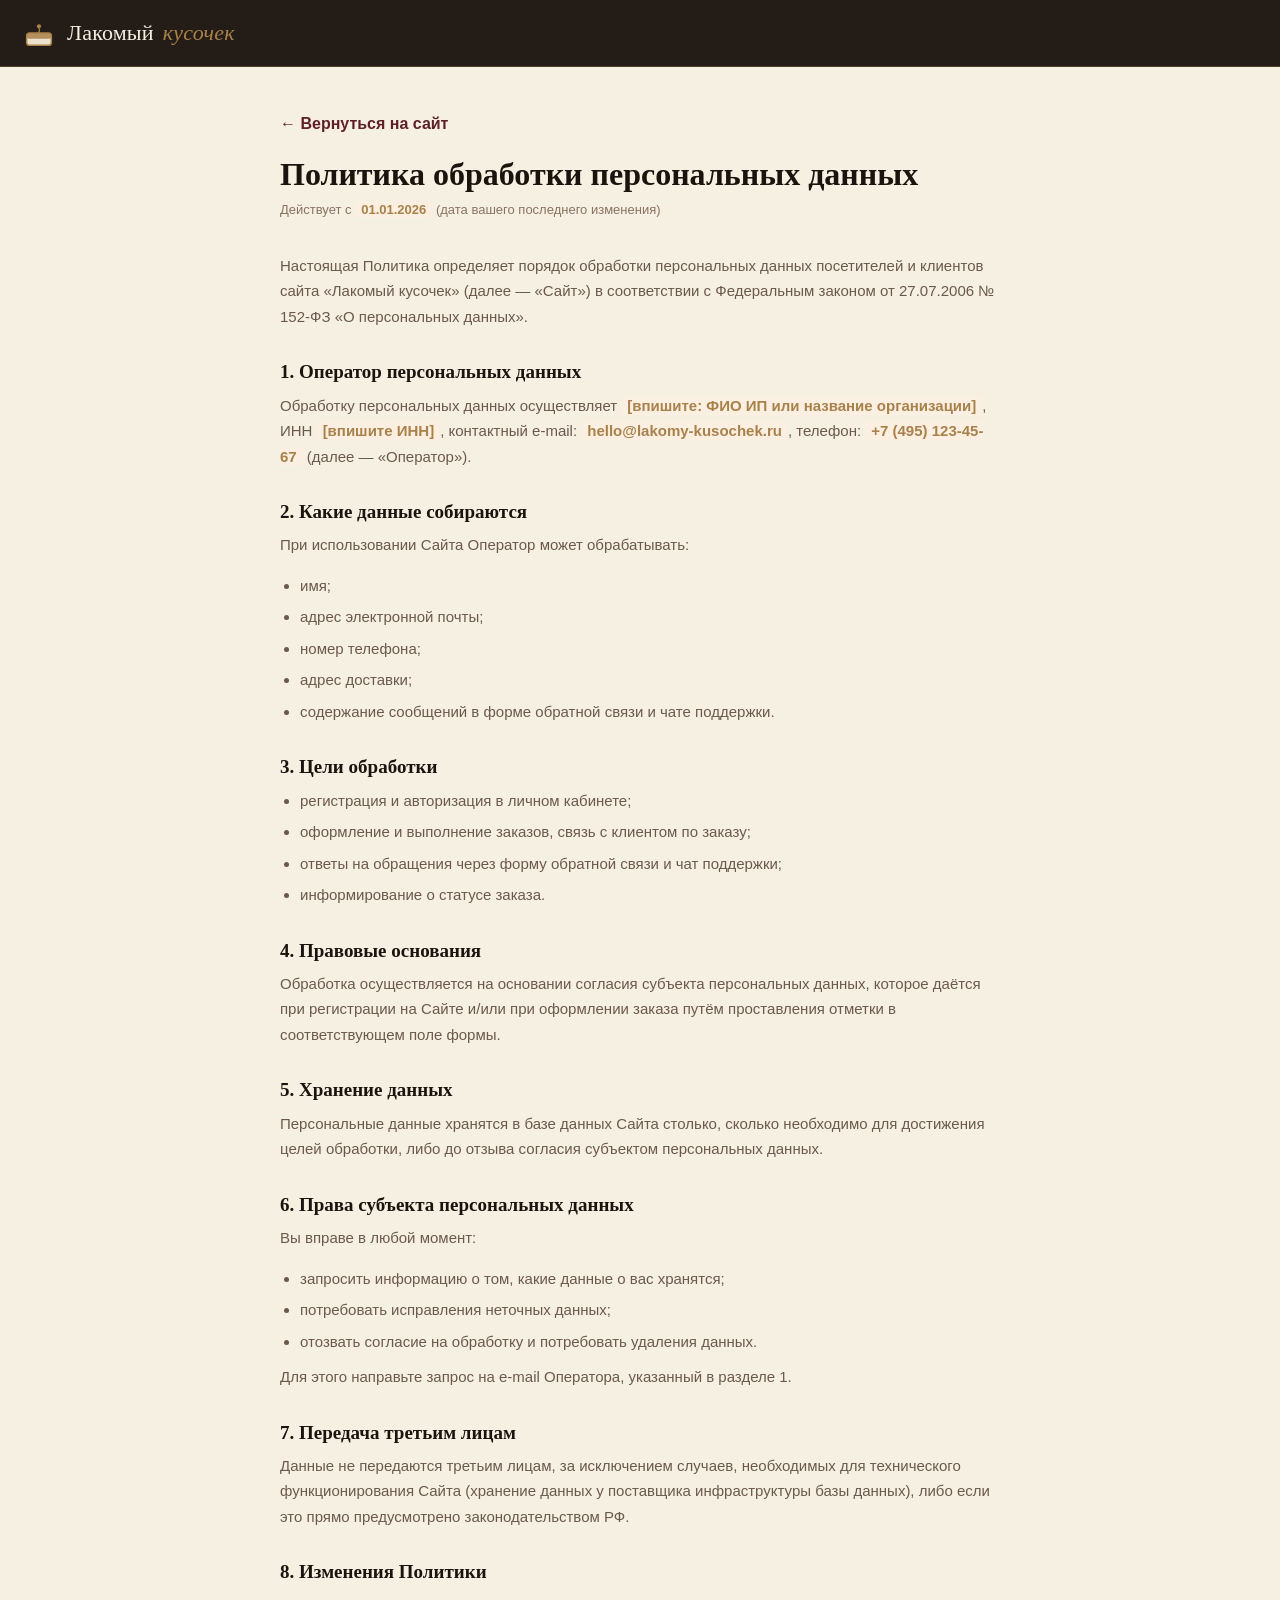
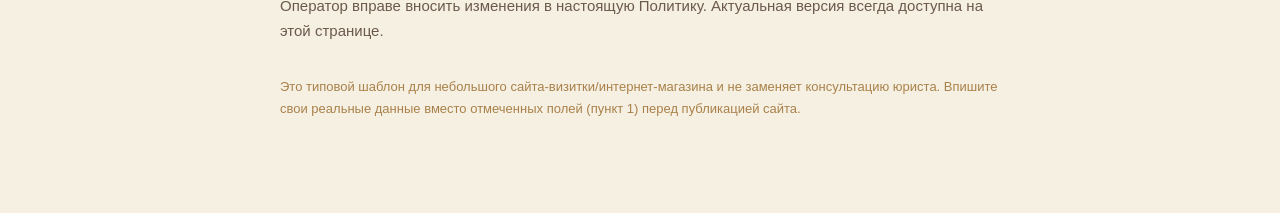
<file: privacy.html>
<!DOCTYPE html>
<html lang="ru">
<head>
<meta charset="UTF-8">
<meta name="viewport" content="width=device-width, initial-scale=1, viewport-fit=cover">
<title>Политика обработки персональных данных — Лакомый кусочек</title>
<meta name="description" content="Политика обработки персональных данных кондитерской «Лакомый кусочек».">
<link rel="stylesheet" href="css/style.css">
<style>
  .legal-wrap { max-width: 760px; margin: 0 auto; padding: 48px 20px 80px; }
  .legal-wrap h1 { margin-bottom: 6px; }
  .legal-wrap .legal-updated { color: #8A7362; font-size: 13px; margin-bottom: 32px; }
  .legal-wrap h2 { font-size: 19px; margin: 32px 0 10px; }
  .legal-wrap p, .legal-wrap li { color: #6B5A4C; line-height: 1.7; font-size: 15px; }
  .legal-wrap ul { padding-left: 20px; margin: 10px 0; }
  .legal-wrap li { margin-bottom: 6px; }
  .legal-fill { background: #FBEFE1; color: #A9814A; padding: 1px 6px; border-radius: 4px; font-weight: 700; }
  .legal-back { display: inline-block; margin-bottom: 24px; font-weight: 700; color: var(--terracotta-dark); }
</style>
</head>
<body>

<header class="site-header">
  <div class="container header-row">
    <a href="index.html" class="logo">
      <svg class="logo-mark" viewBox="0 0 40 40" fill="none" xmlns="http://www.w3.org/2000/svg">
        <rect x="7" y="20" width="26" height="13" rx="3" fill="#EDE0CC" stroke="currentColor" stroke-width="1.6"/>
        <rect x="7" y="20" width="26" height="6" rx="3" fill="currentColor" opacity="0.85"/>
        <circle cx="20" cy="13" r="2.2" fill="currentColor"/>
        <path d="M20 15.5c2 3-1 4-1 4" stroke="currentColor" stroke-width="1.4" fill="none" stroke-linecap="round"/>
      </svg>
      Лакомый <span>кусочек</span>
    </a>
  </div>
</header>

<div class="legal-wrap">
  <a href="index.html" class="legal-back">← Вернуться на сайт</a>
  <h1>Политика обработки персональных данных</h1>
  <p class="legal-updated">Действует с <span class="legal-fill">01.01.2026</span> (дата вашего последнего изменения)</p>

  <p>
    Настоящая Политика определяет порядок обработки персональных данных
    посетителей и клиентов сайта «Лакомый кусочек» (далее — «Сайт») в
    соответствии с Федеральным законом от 27.07.2006 № 152-ФЗ
    «О персональных данных».
  </p>

  <h2>1. Оператор персональных данных</h2>
  <p>
    Обработку персональных данных осуществляет
    <span class="legal-fill">[впишите: ФИО ИП или название организации]</span>,
    ИНН <span class="legal-fill">[впишите ИНН]</span>,
    контактный e-mail: <span class="legal-fill">hello@lakomy-kusochek.ru</span>,
    телефон: <span class="legal-fill">+7 (495) 123-45-67</span>
    (далее — «Оператор»).
  </p>

  <h2>2. Какие данные собираются</h2>
  <p>При использовании Сайта Оператор может обрабатывать:</p>
  <ul>
    <li>имя;</li>
    <li>адрес электронной почты;</li>
    <li>номер телефона;</li>
    <li>адрес доставки;</li>
    <li>содержание сообщений в форме обратной связи и чате поддержки.</li>
  </ul>

  <h2>3. Цели обработки</h2>
  <ul>
    <li>регистрация и авторизация в личном кабинете;</li>
    <li>оформление и выполнение заказов, связь с клиентом по заказу;</li>
    <li>ответы на обращения через форму обратной связи и чат поддержки;</li>
    <li>информирование о статусе заказа.</li>
  </ul>

  <h2>4. Правовые основания</h2>
  <p>
    Обработка осуществляется на основании согласия субъекта персональных
    данных, которое даётся при регистрации на Сайте и/или при оформлении
    заказа путём проставления отметки в соответствующем поле формы.
  </p>

  <h2>5. Хранение данных</h2>
  <p>
    Персональные данные хранятся в базе данных Сайта столько, сколько
    необходимо для достижения целей обработки, либо до отзыва согласия
    субъектом персональных данных.
  </p>

  <h2>6. Права субъекта персональных данных</h2>
  <p>Вы вправе в любой момент:</p>
  <ul>
    <li>запросить информацию о том, какие данные о вас хранятся;</li>
    <li>потребовать исправления неточных данных;</li>
    <li>отозвать согласие на обработку и потребовать удаления данных.</li>
  </ul>
  <p>
    Для этого направьте запрос на e-mail Оператора, указанный в разделе 1.
  </p>

  <h2>7. Передача третьим лицам</h2>
  <p>
    Данные не передаются третьим лицам, за исключением случаев,
    необходимых для технического функционирования Сайта (хранение данных
    у поставщика инфраструктуры базы данных), либо если это прямо
    предусмотрено законодательством РФ.
  </p>

  <h2>8. Изменения Политики</h2>
  <p>
    Оператор вправе вносить изменения в настоящую Политику. Актуальная
    версия всегда доступна на этой странице.
  </p>

  <p style="margin-top:32px; font-size:13px; color:#A9814A;">
    Это типовой шаблон для небольшого сайта-визитки/интернет-магазина и
    не заменяет консультацию юриста. Впишите свои реальные данные вместо
    отмеченных полей (пункт 1) перед публикацией сайта.
  </p>
</div>

</body>
</html>
</file>
<file: css/style.css>
/* ===================================================================
   «Лакомый кусочек» — стили
   Айдентика: тёмный эспрессо + фарфоровая бумага + бордовый акцент
   (вместо кремового фона / терракоты / Fraunces — более сдержанный,
   редакторский образ кондитерского ателье).
   Токены:
   --ink #1C130E   --paper #F6F0E3   --paper-alt #ECE1C8
   --wine #7C2A34  --gold #A9814A    --brown-dark #4A362B
   Шрифты: системные (без подключения к Google Fonts, чтобы сайт не
   зависел от зарубежных сервисов) — Georgia для заголовков, обычный
   системный шрифт интерфейса для текста.
   =================================================================== */

:root {
  /* base surfaces */
  --ink: #1C130E;
  --ink-soft: #2A1D15;
  --paper: #F6F0E3;
  --milk: #F6F0E3;
  --paper-alt: #ECE1C8;
  --beige: #ECE1C8;
  --cream: #F6F0E3;
  --white: #FFFDF9;
  --line: #DCCEA9;

  /* accents */
  --wine: #7C2A34;
  --wine-dark: #5E1F27;
  --terracotta: #7C2A34;      /* alias kept for existing rules — remapped to wine */
  --terracotta-dark: #5E1F27;
  --gold: #A9814A;
  --caramel: #A9814A;         /* alias kept — remapped to antique gold */
  --rose: #B98C8F;
  --rose-dark: #8E4A4E;

  /* text */
  --brown-dark: #362720;
  --brown-deep: #1C130E;
  --muted: #8A7362;

  --font-display: Georgia, 'Times New Roman', serif;
  --font-body: -apple-system, BlinkMacSystemFont, 'Segoe UI', Roboto, Arial, sans-serif;

  --radius-lg: 10px;
  --radius-md: 7px;
  --radius-sm: 5px;
  --shadow-soft: 0 8px 22px -12px rgba(28, 19, 14, 0.22);
  --shadow-lift: 0 16px 34px -14px rgba(28, 19, 14, 0.3);

  --container: 1240px;
}

* { box-sizing: border-box; }
html { scroll-behavior: smooth; }
@media (prefers-reduced-motion: reduce) {
  html { scroll-behavior: auto; }
  * { animation-duration: 0.001ms !important; transition-duration: 0.001ms !important; }
}

body {
  margin: 0;
  font-family: var(--font-body);
  color: var(--brown-dark);
  background: var(--cream);
  overflow-x: hidden;
  -webkit-font-smoothing: antialiased;
}

img, svg, video { max-width: 100%; display: block; }

h1, h2, h3, h4 {
  font-family: var(--font-display);
  color: var(--brown-deep);
  margin: 0 0 0.5em;
  line-height: 1.12;
  font-weight: 600;
}

p { line-height: 1.65; margin: 0 0 1em; }

a { color: inherit; text-decoration: none; }

.container {
  width: 100%;
  max-width: var(--container);
  margin: 0 auto;
  padding: 0 20px;
}

.eyebrow {
  font-family: var(--font-body);
  font-weight: 700;
  letter-spacing: 0.14em;
  text-transform: uppercase;
  font-size: 11.5px;
  color: var(--wine);
  display: inline-flex;
  align-items: center;
  gap: 10px;
  margin-bottom: 12px;
}
.eyebrow::before {
  content: '';
  width: 22px;
  height: 1px;
  background: var(--gold);
  display: inline-block;
}
.section-head--center .eyebrow { justify-content: center; }
.hero-copy .eyebrow { color: var(--gold); }
.hero-copy .eyebrow::before { background: var(--gold); }
.section-head h2 { max-width: 22ch; }

.section {
  padding: 64px 0;
}
.section--tight { padding: 44px 0; }
.section--milk { background: var(--milk); }
.section--beige { background: var(--beige); }

.section-head {
  max-width: 640px;
  margin: 0 0 36px;
}
.section-head--center { margin-left: auto; margin-right: auto; text-align: center; }

.swirl-divider {
  width: 92px;
  height: 22px;
  margin: 14px 0 0;
  color: var(--terracotta);
}
.section-head--center .swirl-divider { margin-left: auto; margin-right: auto; }

/* Buttons */
.btn {
  display: inline-flex;
  align-items: center;
  justify-content: center;
  gap: 8px;
  font-family: var(--font-body);
  font-weight: 600;
  font-size: 13.5px;
  letter-spacing: 0.04em;
  text-transform: uppercase;
  padding: 14px 26px;
  border-radius: var(--radius-sm);
  border: 1.5px solid transparent;
  cursor: pointer;
  transition: transform 0.15s ease, box-shadow 0.18s ease, background 0.18s ease, color 0.18s ease, border-color 0.18s ease;
  min-height: 48px;
  touch-action: manipulation;
  white-space: nowrap;
}
.btn:active { transform: scale(0.98); }
.btn-primary {
  background: var(--wine);
  color: var(--white);
  box-shadow: var(--shadow-soft);
}
.btn-primary:hover { background: var(--wine-dark); box-shadow: var(--shadow-lift); }
.btn-outline {
  background: transparent;
  border-color: var(--brown-dark);
  color: var(--brown-dark);
}
.btn-outline:hover { background: var(--brown-dark); color: var(--white); }
.btn-ghost {
  background: transparent;
  color: var(--brown-dark);
  border-color: var(--line);
}
.btn-ghost:hover { border-color: var(--wine); color: var(--wine); }
.btn-block { width: 100%; }
.btn-sm { padding: 9px 16px; min-height: 38px; font-size: 13px; letter-spacing: 0.03em; }
.btn:disabled { opacity: 0.5; cursor: not-allowed; }

/* Ghost/outline buttons sitting on the dark header need light-on-dark styling */
.site-header .btn-ghost {
  color: rgba(246, 240, 227, 0.85);
  border-color: rgba(246, 240, 227, 0.3);
}
.site-header .btn-ghost:hover { color: var(--gold); border-color: var(--gold); }
.mobile-nav .btn-outline {
  color: var(--paper);
  border-color: rgba(246, 240, 227, 0.35);
}
.mobile-nav .btn-outline:hover { background: var(--gold); border-color: var(--gold); color: var(--ink); }

/* ===================== HEADER ===================== */
.site-header {
  position: sticky;
  top: 0;
  z-index: 60;
  background: rgba(28, 19, 14, 0.96);
  backdrop-filter: blur(10px);
  border-bottom: 1px solid rgba(169, 129, 74, 0.35);
}
.header-row {
  display: flex;
  align-items: center;
  justify-content: space-between;
  padding: 14px 0;
  gap: 10px;
}
.logo {
  display: flex;
  align-items: center;
  gap: 9px;
  font-family: var(--font-display);
  font-weight: 500;
  font-size: 18px;
  letter-spacing: 0.01em;
  color: var(--paper);
  min-width: 0;
  flex-shrink: 1;
  white-space: nowrap;
  overflow: hidden;
  text-overflow: ellipsis;
}
.logo-mark {
  width: 32px;
  height: 32px;
  flex: none;
  color: var(--gold);
}
@media (min-width: 480px) {
  .logo { font-size: 22px; }
  .logo-mark { width: 38px; height: 38px; }
}
.logo span { font-style: italic; color: var(--gold); }

.main-nav {
  display: none;
  gap: 30px;
}
.main-nav a {
  font-weight: 500;
  font-size: 14px;
  letter-spacing: 0.02em;
  color: rgba(246, 240, 227, 0.78);
  position: relative;
  padding: 6px 0;
}
.main-nav a::after {
  content: '';
  position: absolute;
  left: 0; bottom: 0;
  width: 0; height: 1px;
  background: var(--gold);
  transition: width 0.2s ease;
}
.main-nav a:hover { color: var(--paper); }
.main-nav a:hover::after { width: 100%; }

.header-actions {
  display: flex;
  align-items: center;
  gap: 8px;
  flex-shrink: 0;
}
/* On narrow phones, hide the text buttons in the header bar itself —
   they remain reachable via the mobile menu dropdown */
@media (max-width: 420px) {
  .header-row > .header-actions > #loginBtn,
  .header-row > .header-actions > #orderBtn {
    display: none;
  }
}
.icon-btn {
  position: relative;
  width: 42px;
  height: 42px;
  border-radius: 50%;
  border: 1.5px solid rgba(246, 240, 227, 0.25);
  background: transparent;
  display: flex;
  align-items: center;
  justify-content: center;
  cursor: pointer;
  flex: none;
}
.icon-btn { color: var(--paper); }
.icon-btn:hover { border-color: var(--gold); color: var(--gold); }
.cart-badge {
  position: absolute;
  top: -6px; right: -6px;
  background: var(--wine);
  color: #fff;
  font-size: 11px;
  font-weight: 800;
  min-width: 19px;
  height: 19px;
  border-radius: 999px;
  display: flex;
  align-items: center;
  justify-content: center;
  padding: 0 4px;
}

.hamburger {
  display: flex;
  flex-direction: column;
  justify-content: center;
  gap: 5px;
  width: 42px;
  height: 42px;
  border-radius: 50%;
  border: 1.5px solid rgba(246, 240, 227, 0.25);
  background: transparent;
  cursor: pointer;
  flex: none;
}
.hamburger span {
  display: block;
  width: 18px;
  height: 1.5px;
  background: var(--paper);
  margin: 0 auto;
  transition: transform 0.25s ease, opacity 0.25s ease;
}
.hamburger.is-open span:nth-child(1) { transform: translateY(7px) rotate(45deg); }
.hamburger.is-open span:nth-child(2) { opacity: 0; }
.hamburger.is-open span:nth-child(3) { transform: translateY(-7px) rotate(-45deg); }

.mobile-nav {
  max-height: 0;
  overflow: hidden;
  transition: max-height 0.35s ease;
  background: var(--ink);
  border-bottom: 1px solid rgba(169, 129, 74, 0.35);
}
.mobile-nav.is-open { max-height: 460px; }
.mobile-nav-inner {
  padding: 8px 20px 22px;
  display: flex;
  flex-direction: column;
  gap: 4px;
}
.mobile-nav a {
  padding: 12px 4px;
  font-weight: 600;
  font-size: 15px;
  color: rgba(246, 240, 227, 0.85);
  border-bottom: 1px solid rgba(246, 240, 227, 0.12);
}
.mobile-nav .header-actions { margin-top: 12px; }

@media (min-width: 900px) {
  .main-nav { display: flex; }
  .hamburger, .mobile-nav { display: none; }
}

/* ===================== HERO ===================== */
.hero {
  position: relative;
  padding: 96px 0 110px;
  overflow: hidden;
  background: var(--ink);
  color: var(--paper);
  min-height: 520px;
  display: flex;
  align-items: center;
}
.hero::before {
  content: '';
  position: absolute;
  inset: 0;
  background:
    linear-gradient(100deg, rgba(20,14,10,0.94) 0%, rgba(20,14,10,0.82) 38%, rgba(20,14,10,0.55) 65%, rgba(20,14,10,0.35) 100%),
    radial-gradient(560px 320px at 82% 8%, rgba(169,129,74,0.16), transparent 70%),
    radial-gradient(700px 420px at 10% 100%, rgba(124,42,52,0.22), transparent 70%),
    url('../img/hero-real-cake.jpg') center 32% / cover no-repeat;
  pointer-events: none;
}
.hero-grid {
  position: relative;
  display: grid;
  grid-template-columns: minmax(0, 1fr);
  gap: 34px;
  align-items: center;
}
.hero h1 {
  color: var(--paper);
  font-size: clamp(34px, 6vw, 60px);
  font-style: italic;
  font-weight: 400;
  letter-spacing: -0.01em;
}
.hero h1 em {
  font-style: normal;
  font-weight: 500;
  color: var(--gold);
}
.hero-lead {
  font-size: 16.5px;
  color: rgba(246, 240, 227, 0.72);
  max-width: 460px;
}
.hero-cta {
  display: flex;
  flex-wrap: wrap;
  gap: 14px;
  margin-top: 26px;
}
.hero .btn-outline {
  border-color: rgba(246, 240, 227, 0.35);
  color: var(--paper);
}
.hero .btn-outline:hover { background: var(--paper); color: var(--ink); border-color: var(--paper); }
.hero-stats {
  display: flex;
  gap: 0;
  margin-top: 40px;
  flex-wrap: wrap;
  border-top: 1px solid rgba(246, 240, 227, 0.16);
  padding-top: 22px;
}
.hero-stat {
  padding-right: 28px;
  margin-right: 28px;
  border-right: 1px solid rgba(246, 240, 227, 0.16);
}
.hero-stat:last-child { border-right: none; margin-right: 0; padding-right: 0; }
.hero-stat b {
  display: block;
  font-family: var(--font-display);
  font-size: 25px;
  font-weight: 500;
  color: var(--paper);
}
.hero-stat span { font-size: 12px; color: rgba(246, 240, 227, 0.6); font-weight: 500; letter-spacing: 0.02em; }

@media (min-width: 860px) {
  .hero-grid { max-width: 640px; }
}

/* ===================== CATALOG ===================== */
.filters {
  display: flex;
  gap: 22px;
  flex-wrap: nowrap;
  overflow-x: auto;
  -webkit-overflow-scrolling: touch;
  overscroll-behavior-x: contain;
  scrollbar-width: none;
  margin: 0 0 34px;
  padding: 0 20px;
  margin-inline: -20px;
  border-bottom: 1px solid var(--line);
}
.filters::-webkit-scrollbar { display: none; }
.filter-chip {
  border: none;
  border-bottom: 2px solid transparent;
  background: transparent;
  padding: 0 0 14px;
  font-weight: 600;
  font-size: 13.5px;
  letter-spacing: 0.02em;
  cursor: pointer;
  min-height: 42px;
  flex: none;
  white-space: nowrap;
  color: var(--muted);
  transition: color 0.18s ease, border-color 0.18s ease;
}
.filter-chip:hover { color: var(--brown-dark); }
.filter-chip.is-active {
  color: var(--wine);
  border-bottom-color: var(--wine);
}

.cake-grid {
  display: grid;
  grid-template-columns: minmax(0, 1fr);
  gap: 22px;
}
@media (min-width: 640px) {
  .cake-grid { grid-template-columns: repeat(2, minmax(0, 1fr)); }
}
@media (min-width: 1024px) {
  .cake-grid { grid-template-columns: repeat(3, minmax(0, 1fr)); }
}
@media (min-width: 1300px) {
  .cake-grid { grid-template-columns: repeat(4, minmax(0, 1fr)); }
}

.cake-card {
  background: var(--white);
  border-radius: var(--radius-md);
  overflow: hidden;
  box-shadow: none;
  border: 1px solid var(--line);
  display: flex;
  flex-direction: column;
  transition: transform 0.2s ease, box-shadow 0.2s ease, border-color 0.2s ease;
}
.cake-card:hover { transform: translateY(-4px); box-shadow: var(--shadow-soft); border-color: var(--gold); }
.cake-media { position: relative; }

.cake-gallery { position: relative; aspect-ratio: 4 / 3; overflow: hidden; background: var(--milk); }
.cake-gallery-slide {
  position: absolute; inset: 0;
  opacity: 0; pointer-events: none;
  transition: opacity 0.25s ease;
}
.cake-gallery-slide.is-active { opacity: 1; pointer-events: auto; }
.cake-gallery-slide img, .cake-gallery-slide video { width: 100%; height: 100%; object-fit: cover; }
.cake-gallery-arrow {
  position: absolute; top: 50%; transform: translateY(-50%);
  width: 28px; height: 28px; border-radius: 50%; border: none;
  background: rgba(28,19,14,0.55); color: #fff; font-size: 17px; line-height: 1;
  display: flex; align-items: center; justify-content: center; cursor: pointer;
  z-index: 2; transition: background 0.15s ease;
}
.cake-gallery-arrow:hover { background: rgba(28,19,14,0.8); }
.cake-gallery-arrow.prev { left: 8px; }
.cake-gallery-arrow.next { right: 8px; }
.cake-gallery-dots {
  position: absolute; bottom: 8px; left: 0; right: 0;
  display: flex; justify-content: center; gap: 5px; z-index: 2;
}
.cake-gallery-dot {
  width: 6px; height: 6px; border-radius: 50%;
  background: rgba(255,255,255,0.55); cursor: pointer;
  transition: background 0.15s ease, transform 0.15s ease;
}
.cake-gallery-dot.is-active { background: #fff; transform: scale(1.25); }

.cake-tag {
  position: absolute;
  top: 12px; left: 12px;
  background: rgba(28,19,14,0.82);
  font-size: 10.5px;
  font-weight: 700;
  letter-spacing: 0.06em;
  text-transform: uppercase;
  color: var(--paper);
  padding: 5px 10px;
  border-radius: 3px;
}
.cake-unavailable {
  position: absolute;
  inset: 0;
  background: rgba(46,33,26,0.55);
  color: #fff;
  display: flex;
  align-items: center;
  justify-content: center;
  font-weight: 800;
  font-size: 14px;
  letter-spacing: 0.03em;
}
.cake-body {
  padding: 18px 18px 20px;
  display: flex;
  flex-direction: column;
  gap: 8px;
  flex: 1;
}
.cake-body h3 { font-size: 19px; margin: 0; }
.cake-meta {
  font-size: 13px;
  color: #8A7362;
  display: flex;
  gap: 10px;
}
.cake-desc { font-size: 13.5px; color: var(--brown-dark); opacity: 0.85; margin: 0; flex: 1; }
.cake-foot {
  display: flex;
  align-items: center;
  justify-content: space-between;
  margin-top: 6px;
  gap: 10px;
}
.cake-price {
  font-family: var(--font-display);
  font-weight: 600;
  font-size: 20px;
  color: var(--brown-deep);
}

/* ===================== ABOUT ===================== */
.about-grid {
  display: grid;
  grid-template-columns: minmax(0, 1fr);
  gap: 34px;
  align-items: center;
}
@media (min-width: 860px) {
  .about-grid { grid-template-columns: minmax(0,0.9fr) minmax(0,1.1fr); }
}
.about-visual {
  border-radius: var(--radius-lg);
  overflow: hidden;
  box-shadow: var(--shadow-soft);
}
.about-visual img { width: 100%; height: 100%; object-fit: cover; }
.about-quote {
  font-family: var(--font-display);
  font-style: italic;
  font-size: 21px;
  color: var(--terracotta-dark);
  border-left: 3px solid var(--terracotta);
  padding-left: 18px;
  margin: 20px 0;
}

/* ===================== STEPS ===================== */
.steps {
  display: grid;
  gap: 20px;
  grid-template-columns: minmax(0, 1fr);
}
@media (min-width: 700px) {
  .steps { grid-template-columns: repeat(2, minmax(0, 1fr)); }
}
@media (min-width: 1100px) {
  .steps { grid-template-columns: repeat(4, minmax(0, 1fr)); }
}
.step-card {
  background: var(--white);
  border: 1px solid var(--line);
  border-top: 2px solid var(--wine);
  border-radius: var(--radius-md);
  padding: 26px 22px;
  box-shadow: none;
}
.step-num {
  font-family: var(--font-display);
  font-style: italic;
  font-weight: 400;
  font-size: 32px;
  color: var(--gold);
  margin-bottom: 10px;
  display: block;
}
.step-card h3 { font-size: 17px; margin-bottom: 6px; }
.step-card p { font-size: 14px; margin: 0; opacity: 0.85; }

/* ===================== REVIEWS ===================== */
.reviews-track {
  display: grid;
  grid-template-columns: minmax(0, 1fr);
  gap: 20px;
}
@media (min-width: 700px) {
  .reviews-track { grid-template-columns: repeat(2, minmax(0, 1fr)); }
}
@media (min-width: 1100px) {
  .reviews-track { grid-template-columns: repeat(4, minmax(0, 1fr)); }
}
.review-card {
  background: var(--white);
  border-radius: var(--radius-md);
  border: 1px solid var(--line);
  padding: 22px;
  box-shadow: none;
}
.review-stars { color: var(--gold); font-size: 14px; letter-spacing: 2px; margin-bottom: 10px; }
.review-card p { font-size: 14px; opacity: 0.9; }
.review-name { font-weight: 800; font-size: 13.5px; color: var(--brown-deep); margin-top: 10px; }

/* Форма "Оставить отзыв" */
.review-form-card {
  background: var(--white);
  border: 1px solid var(--line);
  border-radius: var(--radius-md);
  padding: 26px 24px;
  margin-top: 28px;
  max-width: 560px;
}
.review-form-card h3 { font-size: 19px; margin-bottom: 16px; }
.star-picker {
  display: flex;
  gap: 6px;
}
.star-picker-btn {
  border: none;
  background: transparent;
  font-size: 28px;
  line-height: 1;
  padding: 4px;
  cursor: pointer;
  color: var(--line);
  touch-action: manipulation;
  transition: color 0.15s ease, transform 0.15s ease;
}
.star-picker-btn:active { transform: scale(0.9); }
.star-picker-btn.is-filled { color: var(--gold); }

/* ===================== DELIVERY ===================== */
.delivery-grid {
  display: grid;
  gap: 20px;
  grid-template-columns: minmax(0, 1fr);
}
@media (min-width: 700px) {
  .delivery-grid { grid-template-columns: repeat(3, minmax(0, 1fr)); }
}
.delivery-card {
  background: var(--white);
  border-radius: var(--radius-md);
  border: 1px solid var(--line);
  padding: 24px;
  box-shadow: none;
}
.delivery-card .ic { width: 30px; height: 30px; color: var(--wine); margin-bottom: 12px; }
.delivery-card h3 { font-size: 17px; }
.delivery-card p { font-size: 14px; opacity: 0.85; margin: 0; }

/* ===================== CONTACTS ===================== */
.contact-grid {
  display: grid;
  gap: 30px;
  grid-template-columns: minmax(0, 1fr);
}
@media (min-width: 900px) {
  .contact-grid { grid-template-columns: minmax(0,1fr) minmax(0,1fr); }
}
.contact-form-card {
  background: var(--white);
  border-radius: var(--radius-md);
  border: 1px solid var(--line);
  padding: 26px;
  box-shadow: none;
}
.contact-info-card {
  background: var(--ink);
  color: var(--paper);
  border-radius: var(--radius-md);
  border: 1px solid var(--ink);
  padding: 30px;
  box-shadow: none;
}
.contact-info-card h2, .contact-info-card h3 { color: var(--paper); }
.contact-row {
  display: flex;
  gap: 12px;
  align-items: flex-start;
  padding: 12px 0;
  border-bottom: 1px solid rgba(246, 240, 227, 0.14);
}
.contact-row:last-child { border-bottom: none; }
.contact-row .ic { width: 20px; height: 20px; color: var(--gold); flex: none; margin-top: 2px; }
.contact-row a, .contact-row span { font-size: 14.5px; color: rgba(246, 240, 227, 0.88); }
.social-row { display: flex; gap: 10px; margin-top: 16px; flex-wrap: wrap; }
.social-pill {
  border: 1.5px solid rgba(246, 240, 227, 0.25);
  border-radius: 3px;
  padding: 9px 16px;
  font-size: 12.5px;
  font-weight: 600;
  letter-spacing: 0.02em;
  color: rgba(246, 240, 227, 0.85);
  transition: border-color 0.18s ease, color 0.18s ease;
}
.social-pill:hover { border-color: var(--gold); color: var(--gold); }
.social-pill-empty { font-size: 12.5px; color: rgba(246, 240, 227, 0.55); font-style: italic; }
.map-fake {
  margin-top: 20px;
  border-radius: var(--radius-sm);
  height: 150px;
  background:
    linear-gradient(rgba(246,240,227,0.06) 1px, transparent 1px) 0 0/28px 28px,
    linear-gradient(90deg, rgba(246,240,227,0.06) 1px, transparent 1px) 0 0/28px 28px,
    var(--ink);
  border: 1px solid rgba(246, 240, 227, 0.16);
  position: relative;
  display: flex;
  align-items: center;
  justify-content: center;
  font-size: 12px;
  font-weight: 600;
  letter-spacing: 0.03em;
  text-transform: uppercase;
  color: rgba(246, 240, 227, 0.55);
}
.map-fake::before {
  content: '';
  width: 10px; height: 10px;
  border-radius: 50%;
  background: var(--gold);
  box-shadow: 0 0 0 6px rgba(169,129,74,0.2);
  margin-right: 10px;
}

/* ===================== FORMS ===================== */
.field { margin-bottom: 16px; }
.field label {
  display: block;
  font-size: 13px;
  font-weight: 700;
  margin-bottom: 6px;
  color: var(--brown-dark);
}
.field input, .field select, .field textarea {
  width: 100%;
  padding: 13px 15px;
  border-radius: var(--radius-sm);
  border: 1.5px solid var(--line);
  background: var(--cream);
  font-family: var(--font-body);
  font-size: 15px;
  color: var(--brown-deep);
  min-height: 48px;
  transition: border-color 0.18s ease, background 0.18s ease;
}
.field textarea { min-height: 90px; resize: vertical; }
.field input:focus, .field select:focus, .field textarea:focus {
  outline: none;
  border-color: var(--terracotta);
  background: var(--white);
}
.field-error {
  color: #A8392A;
  font-size: 12.5px;
  margin-top: 6px;
  display: none;
}
.field.has-error input, .field.has-error textarea { border-color: #A8392A; }
.field.has-error .field-error { display: block; }
.field-row { display: grid; gap: 14px; }
@media (min-width: 560px) {
  .field-row-2 { grid-template-columns: minmax(0,1fr) minmax(0,1fr); }
}
.form-note {
  font-size: 12.5px;
  text-align: center;
  color: #8A7362;
  margin-top: 14px;
}
.form-note button { background: none; border: none; color: var(--terracotta-dark); font-weight: 800; cursor: pointer; padding: 0; font-size: inherit; }

/* Чекбокс согласия на обработку персональных данных (152-ФЗ) */
.field-consent {
  display: flex;
  align-items: flex-start;
  gap: 10px;
  margin-bottom: 18px;
}
.field-consent input[type="checkbox"] {
  width: 18px;
  height: 18px;
  min-width: 18px;
  margin-top: 2px;
  accent-color: var(--terracotta);
  cursor: pointer;
}
.field-consent label {
  font-size: 12.5px;
  line-height: 1.5;
  color: #6B5A4C;
  cursor: pointer;
}
.field-consent label a { color: var(--terracotta-dark); font-weight: 700; }
.field-consent .field-error { margin-top: 4px; }
.field-consent.has-error label { color: #A8392A; }

.form-alert {
  background: #F6E4CF;
  border: 1px solid var(--caramel);
  color: var(--brown-deep);
  font-size: 13.5px;
  border-radius: var(--radius-sm);
  padding: 10px 14px;
  margin-bottom: 14px;
  display: none;
}
.form-alert.is-visible { display: block; }
.form-alert.success { background: #E4EFD8; border-color: #93B270; }

/* ===================== FOOTER ===================== */
.site-footer {
  position: relative;
  background:
    linear-gradient(180deg, rgba(28,19,14,0.94) 0%, rgba(28,19,14,0.88) 40%, var(--brown-deep) 88%),
    url('../img/hero-cake.jpg') center 30% / cover no-repeat;
  color: var(--milk);
  padding: 52px 0 24px;
  border-top: 1px solid rgba(169, 129, 74, 0.35);
  isolation: isolate;
}
.site-footer .container { position: relative; z-index: 1; }
.footer-grid {
  display: grid;
  gap: 32px;
  grid-template-columns: minmax(0, 1fr);
}
@media (min-width: 760px) {
  .footer-grid { grid-template-columns: minmax(0,1.3fr) minmax(0,1fr) minmax(0,1fr) minmax(0,1fr); }
}
.footer-grid h4 { color: var(--milk); font-size: 15px; font-family: var(--font-body); font-weight: 800; }
.footer-logo { font-family: var(--font-display); font-size: 22px; font-weight: 500; color: var(--white); margin-bottom: 10px; }
.footer-logo em { color: var(--gold); font-style: italic; }
.footer-grid p { font-size: 13.5px; opacity: 0.75; }
.footer-links { list-style: none; padding: 0; margin: 0; display: flex; flex-direction: column; gap: 9px; }
.footer-links a { font-size: 13.5px; opacity: 0.85; }
.footer-links a:hover { opacity: 1; color: var(--gold); }
.footer-bottom {
  border-top: 1px solid rgba(255,255,255,0.12);
  margin-top: 36px;
  padding-top: 20px;
  display: flex;
  flex-wrap: wrap;
  gap: 10px;
  justify-content: space-between;
  font-size: 12.5px;
  opacity: 0.6;
}

/* ===================== MODALS / DRAWER ===================== */
.overlay {
  position: fixed;
  inset: 0;
  background: rgba(46,33,26,0.5);
  backdrop-filter: blur(2px);
  z-index: 90;
  opacity: 0;
  pointer-events: none;
  transition: opacity 0.25s ease;
}
.overlay.is-open { opacity: 1; pointer-events: auto; }

.modal {
  position: fixed;
  z-index: 91;
  top: 50%; left: 50%;
  transform: translate(-50%, -46%);
  width: min(440px, calc(100vw - 32px));
  max-height: min(88vh, 720px);
  overflow-y: auto;
  background: var(--cream);
  border-radius: var(--radius-lg);
  box-shadow: var(--shadow-lift);
  padding: 30px 26px;
  opacity: 0;
  pointer-events: none;
  transition: opacity 0.25s ease, transform 0.25s ease;
}
.modal.is-open { opacity: 1; transform: translate(-50%, -50%); pointer-events: auto; }
.modal--wide { width: min(620px, calc(100vw - 32px)); }
.modal-close {
  position: absolute;
  top: 16px; right: 16px;
  width: 36px; height: 36px;
  border-radius: 50%;
  border: 1.5px solid var(--line);
  background: var(--white);
  cursor: pointer;
  font-size: 16px;
  display: flex; align-items: center; justify-content: center;
}
.modal h2 { font-size: 24px; padding-right: 30px; }
.modal-sub { font-size: 13.5px; color: #8A7362; margin-top: -8px; margin-bottom: 18px; }

.drawer {
  position: fixed;
  z-index: 91;
  top: 0; right: 0;
  height: 100%;
  width: min(420px, 100vw);
  background: var(--cream);
  box-shadow: -18px 0 40px -12px rgba(74,54,43,0.3);
  transform: translateX(100%);
  transition: transform 0.3s ease;
  display: flex;
  flex-direction: column;
}
.drawer.is-open { transform: translateX(0); }
.drawer-head {
  padding: 20px 20px 14px;
  border-bottom: 1px solid var(--line);
  display: flex;
  align-items: center;
  justify-content: space-between;
}
.drawer-head h2 { font-size: 21px; margin: 0; }
.drawer-body { flex: 1; overflow-y: auto; padding: 16px 20px; }
.drawer-foot { padding: 18px 20px 22px; border-top: 1px solid var(--line); }

.cart-line {
  display: flex;
  gap: 12px;
  padding: 14px 0;
  border-bottom: 1px solid var(--line);
}
.cart-line-thumb { width: 64px; height: 52px; border-radius: 10px; overflow: hidden; flex: none; background: var(--milk); }
.cart-line-info { flex: 1; min-width: 0; }
.cart-line-info h4 { font-size: 14.5px; margin: 0 0 4px; }
.cart-line-info .price { font-size: 13px; color: var(--terracotta-dark); font-weight: 700; }
.qty-control {
  display: flex;
  align-items: center;
  gap: 8px;
  margin-top: 8px;
}
.qty-control button {
  width: 28px; height: 28px;
  border-radius: 50%;
  border: 1.5px solid var(--line);
  background: var(--white);
  cursor: pointer;
  font-weight: 800;
}
.cart-line-remove {
  background: none; border: none; color: #A8392A; font-size: 12px; cursor: pointer;
  text-decoration: underline; padding: 0; margin-top: 6px;
}
.cart-total-row {
  display: flex;
  justify-content: space-between;
  font-weight: 800;
  font-size: 16px;
  margin-bottom: 14px;
}
.empty-state {
  text-align: center;
  padding: 40px 10px;
  color: #8A7362;
  font-size: 14px;
}

/* Account modal */
.account-tabs { display: flex; gap: 8px; margin-bottom: 18px; flex-wrap: wrap; }
.account-tab {
  border: 1.5px solid var(--line);
  background: var(--white);
  padding: 8px 14px;
  border-radius: 999px;
  font-size: 12.5px;
  font-weight: 800;
  cursor: pointer;
}
.account-tab.is-active { background: var(--brown-deep); color: #fff; border-color: var(--brown-deep); }
.order-mini {
  border: 1px solid var(--line);
  border-radius: var(--radius-sm);
  padding: 14px;
  margin-bottom: 10px;
  background: var(--white);
}
.order-mini-head { display: flex; justify-content: space-between; font-size: 13.5px; font-weight: 800; }
.status-pill {
  font-size: 11px;
  font-weight: 800;
  padding: 4px 10px;
  border-radius: 999px;
  text-transform: uppercase;
  letter-spacing: 0.02em;
}
.status-new { background: #F6E4CF; color: #8A5A2B; }
.status-in_progress { background: #E3D6F6; color: #5B3C9A; }
.status-ready { background: #D7EAF0; color: #2A6E82; }
.status-delivered { background: #DCEFCF; color: #3E7A2C; }

/* Toast */
.toast {
  position: fixed;
  bottom: 22px;
  left: 50%;
  transform: translateX(-50%) translateY(20px);
  background: var(--brown-deep);
  color: var(--white);
  padding: 13px 22px;
  border-radius: 999px;
  font-size: 14px;
  font-weight: 700;
  box-shadow: var(--shadow-lift);
  z-index: 100;
  opacity: 0;
  pointer-events: none;
  transition: opacity 0.25s ease, transform 0.25s ease;
}
.toast.is-visible { opacity: 1; transform: translateX(-50%) translateY(0); }

/* utility */
.hidden { display: none !important; }
.text-center { text-align: center; }
.mt-0 { margin-top: 0; }

/* ===================== SUPPORT CHAT WIDGET ===================== */
.support-chat {
  position: fixed;
  right: 22px;
  bottom: 22px;
  /* На iOS/Android клавиатура и появляющаяся/скрывающаяся адресная строка
     меняют высоту видимой области — привязываем отступ снизу к "безопасной"
     зоне устройства, чтобы кнопка поддержки не "прыгала" и не пряталась
     под системными панелями/чёлкой-индикатором. */
  bottom: max(22px, env(safe-area-inset-bottom, 0px) + 14px);
  right: max(22px, env(safe-area-inset-right, 0px) + 22px);
  z-index: 80;
  display: flex;
  flex-direction: column;
  align-items: flex-end;
  gap: 14px;
  font-family: var(--font-body);
  /* ВАЖНО: сам контейнер не должен перехватывать тапы — кликабельными
     должны быть только его видимые дети (кнопка-переключатель и панель
     чата). Раньше .support-chat-panel был обычным flex-элементом и, даже
     будучи невидимым (opacity:0), занимал место в раскладке — контейнер
     раздувался почти на весь экран телефона и "съедал" тапы по бургеру,
     шапке и кнопкам "В корзину", которые физически находились под ним. */
  pointer-events: none;
}
.support-chat-toggle,
.support-chat-panel {
  pointer-events: auto;
}

.support-chat-toggle {
  position: relative;
  width: 60px;
  height: 60px;
  border-radius: 50%;
  border: none;
  background: var(--terracotta);
  color: var(--white);
  box-shadow: var(--shadow-lift);
  cursor: pointer;
  display: flex;
  align-items: center;
  justify-content: center;
  transition: transform 0.2s ease, background 0.2s ease;
}
.support-chat-toggle:hover { background: var(--terracotta-dark); transform: translateY(-2px); }
.support-chat-toggle .ic-close { display: none; }
.support-chat.is-open .support-chat-toggle .ic-chat { display: none; }
.support-chat.is-open .support-chat-toggle .ic-close { display: block; }

.support-chat-badge {
  position: absolute;
  top: -2px;
  right: -2px;
  background: var(--rose-dark);
  color: var(--white);
  font-size: 11px;
  font-weight: 800;
  min-width: 20px;
  height: 20px;
  border-radius: 999px;
  display: flex;
  align-items: center;
  justify-content: center;
  border: 2px solid var(--cream);
  padding: 0 4px;
}

.support-chat-panel {
  width: 340px;
  max-width: calc(100vw - 32px);
  height: 460px;
  max-height: calc(100vh - 120px);
  background: var(--white);
  border-radius: var(--radius-lg);
  box-shadow: var(--shadow-lift);
  border: 1px solid var(--line);
  display: flex;
  flex-direction: column;
  overflow: hidden;
  opacity: 0;
  transform: translateY(16px) scale(0.98);
  pointer-events: none;
  transition: opacity 0.2s ease, transform 0.2s ease;
}
.support-chat.is-open .support-chat-panel {
  opacity: 1;
  transform: translateY(0) scale(1);
  pointer-events: auto;
}

.support-chat-head {
  background: var(--brown-dark);
  color: var(--white);
  padding: 14px 16px;
  display: flex;
  align-items: center;
  justify-content: space-between;
  gap: 10px;
}
.support-chat-head-info { display: flex; align-items: center; gap: 10px; }
.support-chat-avatar {
  width: 38px;
  height: 38px;
  border-radius: 50%;
  background: var(--beige);
  display: flex;
  align-items: center;
  justify-content: center;
  font-size: 19px;
  flex-shrink: 0;
}
.support-chat-head h3 { margin: 0; font-family: var(--font-body); font-size: 14.5px; font-weight: 800; }
.support-chat-status {
  display: flex;
  align-items: center;
  gap: 5px;
  font-size: 12px;
  opacity: 0.85;
}
.support-chat-status i {
  width: 7px;
  height: 7px;
  border-radius: 50%;
  background: #6FCF97;
  display: inline-block;
}
.support-chat-head-actions { display: flex; align-items: center; gap: 8px; flex-shrink: 0; }
.support-chat-newbtn {
  background: rgba(255,255,255,0.12);
  color: var(--white);
  border: none;
  border-radius: 999px;
  padding: 7px 12px;
  font-size: 12px;
  font-weight: 700;
  font-family: var(--font-body);
  cursor: pointer;
  white-space: nowrap;
  transition: background 0.15s ease;
}
.support-chat-newbtn:hover { background: rgba(255,255,255,0.22); }
.support-chat-head .modal-close {
  position: static;
  color: var(--white);
  background: rgba(255,255,255,0.12);
  width: 28px;
  height: 28px;
  border-radius: 50%;
  display: flex;
  align-items: center;
  justify-content: center;
  font-size: 13px;
}

.support-chat-body {
  flex: 1;
  overflow-y: auto;
  padding: 16px;
  display: flex;
  flex-direction: column;
  gap: 10px;
  background: var(--cream);
}

.support-msg {
  max-width: 82%;
  padding: 9px 13px;
  border-radius: 16px;
  font-size: 13.5px;
  line-height: 1.45;
}
.support-msg-bot {
  align-self: flex-start;
  background: var(--white);
  border: 1px solid var(--line);
  color: var(--brown-dark);
  border-bottom-left-radius: 4px;
}
.support-msg-user {
  align-self: flex-end;
  background: var(--terracotta);
  color: var(--white);
  border-bottom-right-radius: 4px;
}
.support-msg-time {
  font-size: 10.5px;
  opacity: 0.6;
  margin-top: 3px;
  display: block;
}

.support-typing {
  align-self: flex-start;
  display: flex;
  gap: 4px;
  padding: 11px 14px;
  background: var(--white);
  border: 1px solid var(--line);
  border-radius: 16px;
  border-bottom-left-radius: 4px;
}
.support-typing span {
  width: 6px;
  height: 6px;
  border-radius: 50%;
  background: var(--caramel);
  animation: supportTypingBounce 1.2s infinite ease-in-out;
}
.support-typing span:nth-child(2) { animation-delay: 0.15s; }
.support-typing span:nth-child(3) { animation-delay: 0.3s; }
@keyframes supportTypingBounce {
  0%, 60%, 100% { transform: translateY(0); opacity: 0.5; }
  30% { transform: translateY(-4px); opacity: 1; }
}

.support-chat-quick {
  display: flex;
  flex-wrap: wrap;
  gap: 6px;
  padding: 10px 12px;
  border-top: 1px solid var(--line);
  background: var(--white);
}
.support-chat-quick button {
  border: 1px solid var(--line);
  background: var(--milk);
  color: var(--brown-dark);
  font-size: 12px;
  font-weight: 700;
  padding: 6px 11px;
  border-radius: 999px;
  cursor: pointer;
  transition: background 0.15s ease;
}
.support-chat-quick button:hover { background: var(--beige); }

.support-chat-input {
  display: flex;
  gap: 8px;
  padding: 10px 12px;
  border-top: 1px solid var(--line);
  background: var(--white);
}
.support-chat-input input {
  flex: 1;
  border: 1px solid var(--line);
  background: var(--cream);
  border-radius: 999px;
  padding: 10px 14px;
  font-size: 13.5px;
  font-family: var(--font-body);
  color: var(--brown-dark);
  outline: none;
}
.support-chat-input input:focus { border-color: var(--caramel); }
.support-chat-input button {
  width: 38px;
  height: 38px;
  border-radius: 50%;
  border: none;
  background: var(--terracotta);
  color: var(--white);
  display: flex;
  align-items: center;
  justify-content: center;
  cursor: pointer;
  flex-shrink: 0;
  transition: background 0.15s ease;
}
.support-chat-input button:hover { background: var(--terracotta-dark); }

@media (max-width: 480px) {
  .support-chat {
    right: max(14px, env(safe-area-inset-right, 0px) + 10px);
    bottom: max(14px, env(safe-area-inset-bottom, 0px) + 10px);
  }
  .support-chat-panel {
    width: calc(100vw - 28px);
    /* dvh учитывает реальную видимую высоту (без адресной строки/клавиатуры),
       vh — запасной вариант для старых браузеров, которые dvh не понимают */
    height: min(520px, calc(100vh - 100px));
    height: min(520px, calc(100dvh - 100px));
  }
}
</file>
